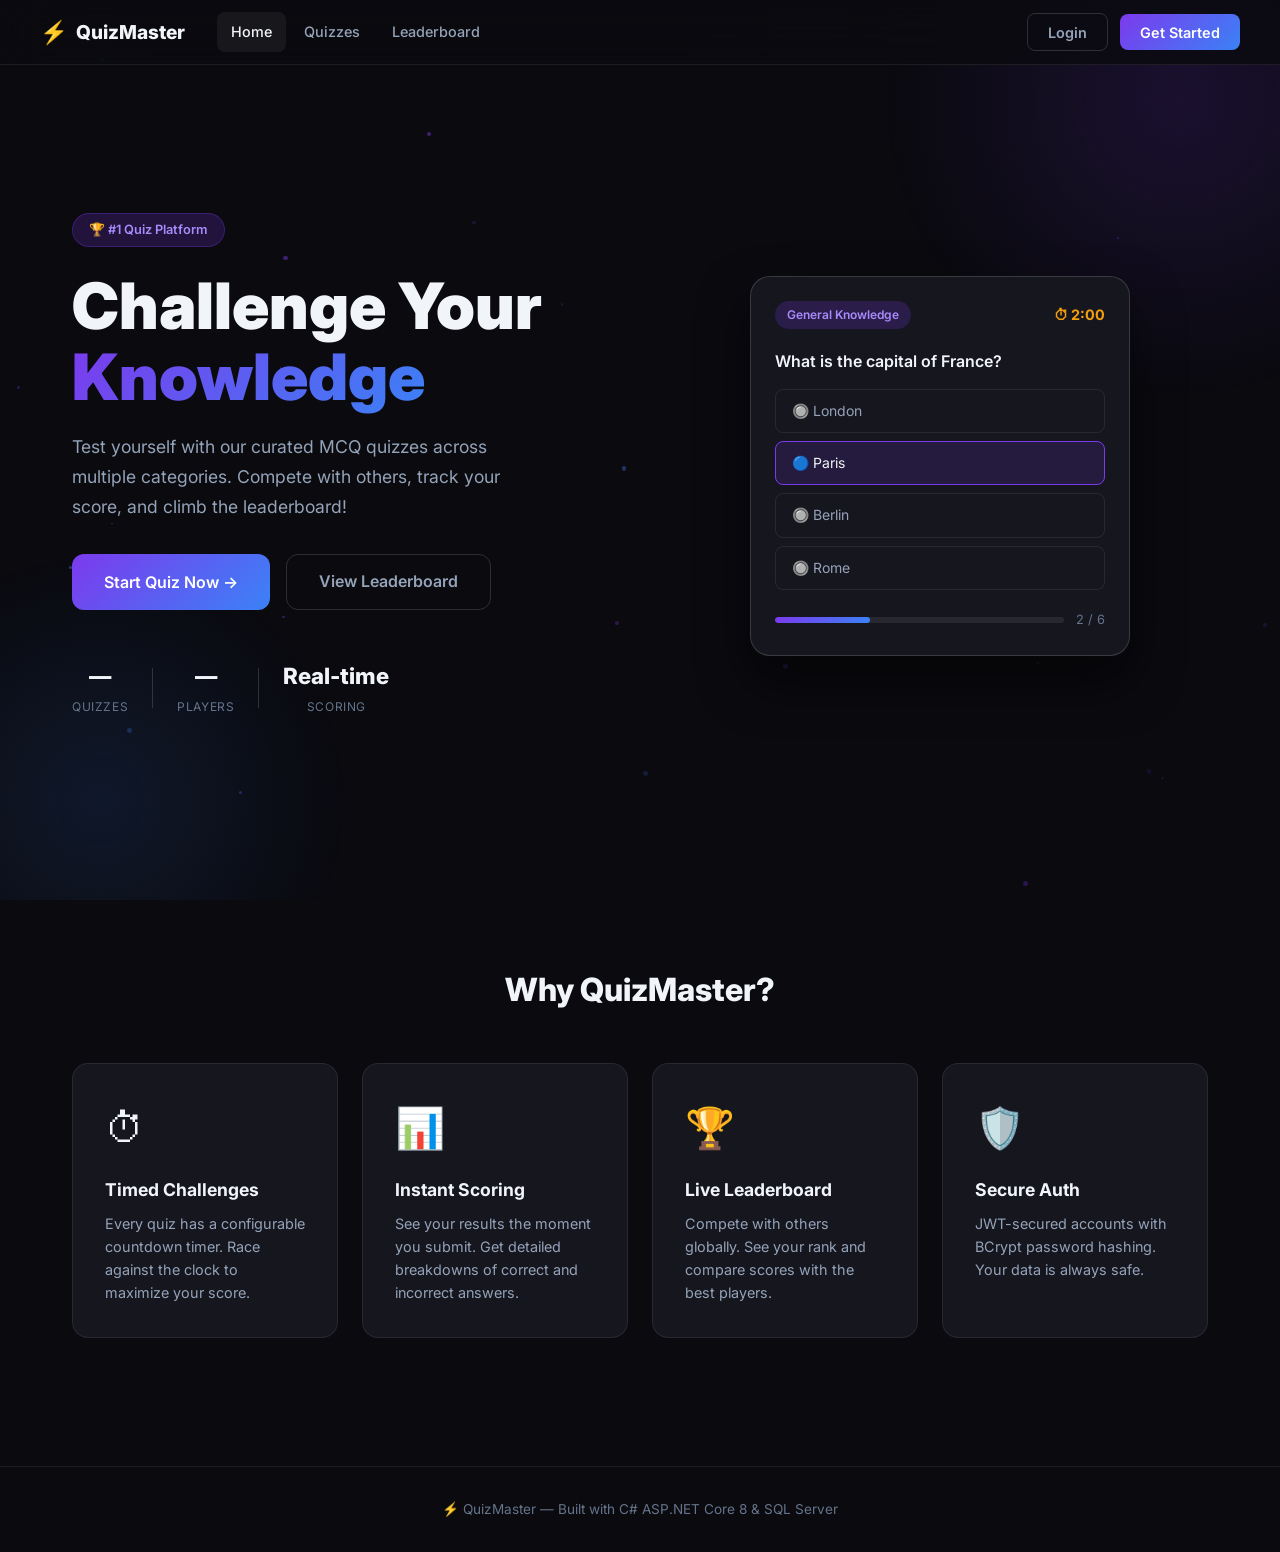
<file: frontend/index.html>
<!DOCTYPE html>
<html lang="en">
<head>
  <meta charset="UTF-8" />
  <meta name="viewport" content="width=device-width, initial-scale=1.0" />
  <title>QuizMaster — Online Quiz Platform</title>
  <meta name="description" content="Test your knowledge with QuizMaster — a dynamic MCQ quiz platform with real-time scoring and leaderboards." />
  <link rel="preconnect" href="https://fonts.googleapis.com" />
  <link href="https://fonts.googleapis.com/css2?family=Inter:wght@300;400;500;600;700;800;900&display=swap" rel="stylesheet" />
  <link rel="stylesheet" href="css/style.css" />
</head>
<body>
  <!-- Animated background -->
  <div class="bg-particles" id="bgParticles"></div>

  <!-- Nav -->
  <nav class="navbar" id="navbar">
    <div class="nav-inner">
      <a href="index.html" class="nav-logo">
        <span class="logo-icon">⚡</span>
        <span>QuizMaster</span>
      </a>
      <div class="nav-links" id="navLinks">
        <a href="index.html" class="nav-link active">Home</a>
        <a href="quizzes.html" class="nav-link">Quizzes</a>
        <a href="leaderboard.html" class="nav-link">Leaderboard</a>
        <span id="navAdminLink" style="display:none">
          <a href="admin.html" class="nav-link">Admin</a>
        </span>
      </div>
      <div class="nav-auth" id="navAuth">
        <button class="btn btn-ghost" id="navLoginBtn" onclick="showAuthModal('login')">Login</button>
        <button class="btn btn-primary" id="navRegisterBtn" onclick="showAuthModal('register')">Get Started</button>
        <div class="nav-user" id="navUser" style="display:none">
          <span class="user-greeting">👋 <span id="navUsername"></span></span>
          <button class="btn btn-ghost" onclick="logout()">Logout</button>
        </div>
      </div>
    </div>
  </nav>

  <!-- Hero Section -->
  <section class="hero" id="heroSection">
    <div class="hero-content">
      <div class="hero-badge">🏆 #1 Quiz Platform</div>
      <h1 class="hero-title">
        Challenge Your<br/>
        <span class="gradient-text">Knowledge</span>
      </h1>
      <p class="hero-subtitle">
        Test yourself with our curated MCQ quizzes across multiple categories.
        Compete with others, track your score, and climb the leaderboard!
      </p>
      <div class="hero-actions">
        <button class="btn btn-primary btn-lg" id="heroStartBtn" onclick="handleHeroStart()">
          Start Quiz Now →
        </button>
        <a href="leaderboard.html" class="btn btn-ghost btn-lg">View Leaderboard</a>
      </div>
      <div class="hero-stats">
        <div class="stat-item">
          <span class="stat-num" id="statQuizzes">—</span>
          <span class="stat-label">Quizzes</span>
        </div>
        <div class="stat-divider"></div>
        <div class="stat-item">
          <span class="stat-num" id="statPlayers">—</span>
          <span class="stat-label">Players</span>
        </div>
        <div class="stat-divider"></div>
        <div class="stat-item">
          <span class="stat-num">Real-time</span>
          <span class="stat-label">Scoring</span>
        </div>
      </div>
    </div>
    <div class="hero-visual">
      <div class="quiz-card-preview">
        <div class="qcp-header">
          <span class="qcp-badge">General Knowledge</span>
          <span class="qcp-timer">⏱ 2:00</span>
        </div>
        <div class="qcp-question">What is the capital of France?</div>
        <div class="qcp-options">
          <div class="qcp-option">🔘 London</div>
          <div class="qcp-option selected">🔵 Paris</div>
          <div class="qcp-option">🔘 Berlin</div>
          <div class="qcp-option">🔘 Rome</div>
        </div>
        <div class="qcp-progress">
          <div class="qcp-bar"><div class="qcp-bar-fill" style="width:33%"></div></div>
          <span>2 / 6</span>
        </div>
      </div>
    </div>
  </section>

  <!-- Features Section -->
  <section class="features-section">
    <h2 class="section-title">Why QuizMaster?</h2>
    <div class="features-grid">
      <div class="feature-card">
        <div class="feature-icon">⏱</div>
        <h3>Timed Challenges</h3>
        <p>Every quiz has a configurable countdown timer. Race against the clock to maximize your score.</p>
      </div>
      <div class="feature-card">
        <div class="feature-icon">📊</div>
        <h3>Instant Scoring</h3>
        <p>See your results the moment you submit. Get detailed breakdowns of correct and incorrect answers.</p>
      </div>
      <div class="feature-card">
        <div class="feature-icon">🏆</div>
        <h3>Live Leaderboard</h3>
        <p>Compete with others globally. See your rank and compare scores with the best players.</p>
      </div>
      <div class="feature-card">
        <div class="feature-icon">🛡️</div>
        <h3>Secure Auth</h3>
        <p>JWT-secured accounts with BCrypt password hashing. Your data is always safe.</p>
      </div>
    </div>
  </section>

  <!-- Auth Modal -->
  <div class="modal-overlay" id="authModal">
    <div class="modal" id="authModalBox">
      <button class="modal-close" onclick="closeAuthModal()">✕</button>

      <!-- Login Form -->
      <div id="loginForm">
        <div class="modal-header">
          <div class="modal-icon">🔐</div>
          <h2>Welcome Back</h2>
          <p>Sign in to continue your quiz journey</p>
        </div>
        <form onsubmit="handleLogin(event)">
          <div class="form-group">
            <label>Email Address</label>
            <input type="email" id="loginEmail" placeholder="you@example.com" required />
          </div>
          <div class="form-group">
            <label>Password</label>
            <input type="password" id="loginPassword" placeholder="••••••••" required />
          </div>
          <div class="form-error" id="loginError"></div>
          <button type="submit" class="btn btn-primary btn-full" id="loginSubmitBtn">Sign In</button>
        </form>
        <p class="modal-switch">Don't have an account? <a onclick="switchAuthForm('register')">Register free →</a></p>
      </div>

      <!-- Register Form -->
      <div id="registerForm" style="display:none">
        <div class="modal-header">
          <div class="modal-icon">🚀</div>
          <h2>Create Account</h2>
          <p>Join thousands of quiz enthusiasts</p>
        </div>
        <form onsubmit="handleRegister(event)">
          <div class="form-group">
            <label>Username</label>
            <input type="text" id="regUsername" placeholder="cooluser123" required minlength="3" />
          </div>
          <div class="form-group">
            <label>Email Address</label>
            <input type="email" id="regEmail" placeholder="you@example.com" required />
          </div>
          <div class="form-group">
            <label>Password</label>
            <input type="password" id="regPassword" placeholder="Min 6 characters" required minlength="6" />
          </div>
          <div class="form-error" id="registerError"></div>
          <button type="submit" class="btn btn-primary btn-full" id="registerSubmitBtn">Create Account</button>
        </form>
        <p class="modal-switch">Already have an account? <a onclick="switchAuthForm('login')">Sign in →</a></p>
      </div>
    </div>
  </div>

  <footer class="footer">
    <p>⚡ QuizMaster — Built with C# ASP.NET Core 8 & SQL Server</p>
  </footer>

  <script src="js/api.js"></script>
  <script src="js/auth.js"></script>
  <script src="js/main.js"></script>
</body>
</html>
</file>
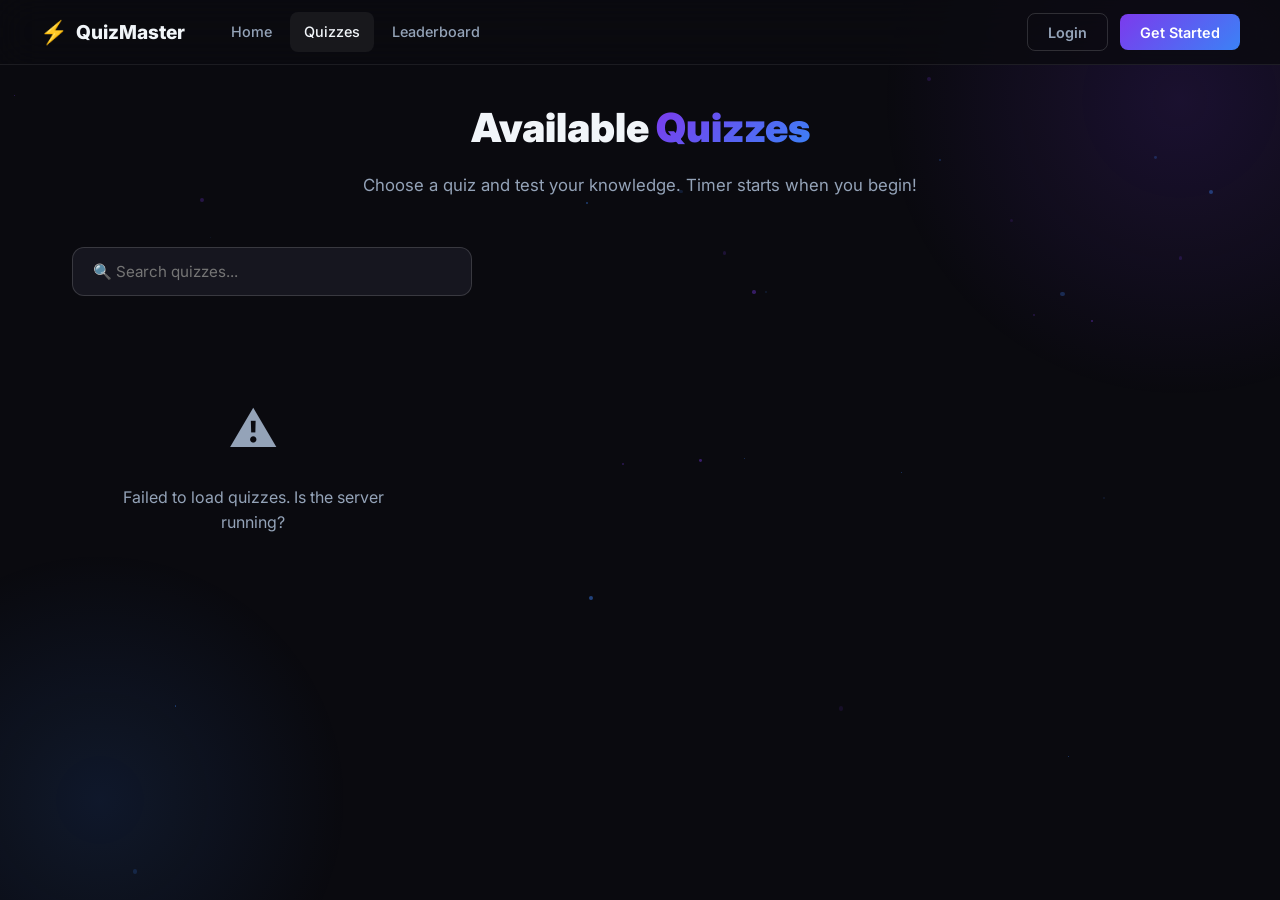
<file: frontend/quiz.html>
<!DOCTYPE html>
<html lang="en">
<head>
  <meta charset="UTF-8" />
  <meta name="viewport" content="width=device-width, initial-scale=1.0" />
  <title>Quiz — QuizMaster</title>
  <meta name="description" content="Take your MCQ quiz on QuizMaster with live timer and instant scoring." />
  <link rel="preconnect" href="https://fonts.googleapis.com" />
  <link href="https://fonts.googleapis.com/css2?family=Inter:wght@300;400;500;600;700;800;900&display=swap" rel="stylesheet" />
  <link rel="stylesheet" href="css/style.css" />
</head>
<body class="quiz-body">
  <!-- Quiz Header -->
  <div class="quiz-header" id="quizHeader">
    <div class="quiz-header-inner">
      <a href="quizzes.html" class="btn btn-ghost btn-sm" id="exitQuizBtn" onclick="return confirmExit()">← Exit</a>
      <div class="quiz-title-bar">
        <h1 id="quizTitleBar">Loading...</h1>
        <span id="questionCounter" class="q-counter">0 / 0</span>
      </div>
      <div class="timer-box" id="timerBox">
        <span class="timer-icon">⏱</span>
        <span id="timerDisplay">00:00</span>
      </div>
    </div>
    <div class="quiz-progress-bar">
      <div class="quiz-progress-fill" id="progressFill" style="width:0%"></div>
    </div>
  </div>

  <!-- Question Area -->
  <main class="quiz-main" id="quizMain">
    <div class="loading-spinner" id="quizLoading">
      <div class="spinner"></div>
      <p>Preparing your quiz...</p>
    </div>

    <div id="questionArea" style="display:none">
      <div class="question-card" id="questionCard">
        <div class="question-meta">
          <span class="question-num" id="questionNum">Question 1</span>
          <span class="question-pts" id="questionPts">1 pt</span>
        </div>
        <div class="question-text" id="questionText"></div>
        <div class="options-grid" id="optionsGrid"></div>
        <div class="question-nav">
          <button class="btn btn-ghost" id="prevBtn" onclick="prevQuestion()">← Prev</button>
          <button class="btn btn-primary" id="nextBtn" onclick="nextQuestion()">Next →</button>
        </div>
      </div>

      <!-- Question palette -->
      <div class="question-palette">
        <div class="palette-title">Questions</div>
        <div class="palette-grid" id="paletteGrid"></div>
        <button class="btn btn-success btn-full" id="submitQuizBtn" onclick="confirmSubmit()">
          Submit Quiz ✓
        </button>
      </div>
    </div>
  </main>

  <!-- Submit Confirmation Modal -->
  <div class="modal-overlay" id="submitModal">
    <div class="modal modal-sm">
      <div class="modal-header">
        <div class="modal-icon">📋</div>
        <h2>Submit Quiz?</h2>
        <p id="submitSummary">Are you sure you want to submit?</p>
      </div>
      <div class="modal-actions">
        <button class="btn btn-ghost" onclick="closeSubmitModal()">Review Answers</button>
        <button class="btn btn-primary" onclick="submitQuiz()">Submit Now</button>
      </div>
    </div>
  </div>

  <script src="js/api.js"></script>
  <script src="js/auth.js"></script>
  <script src="js/quiz.js"></script>
</body>
</html>
</file>
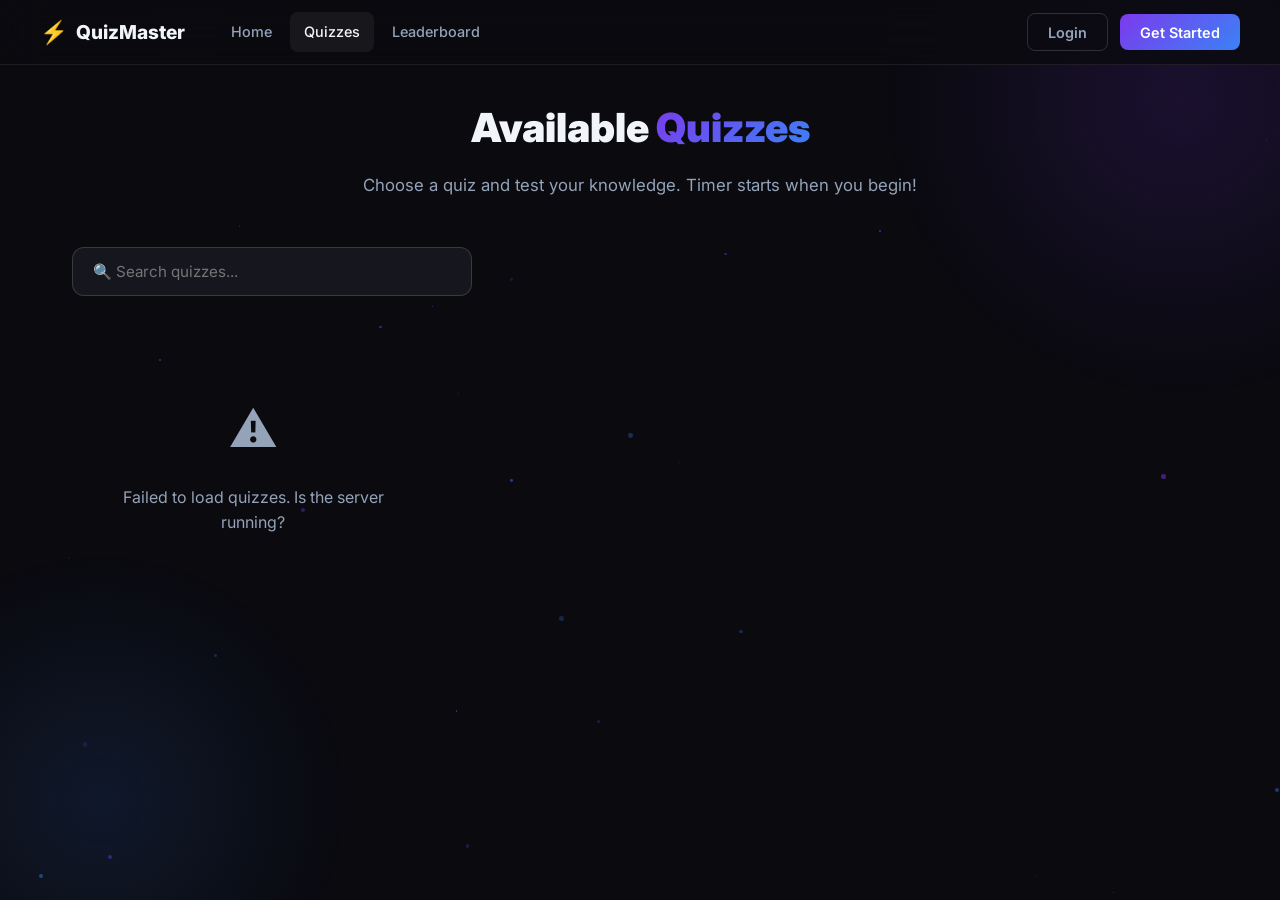
<file: frontend/quizzes.html>
<!DOCTYPE html>
<html lang="en">
<head>
  <meta charset="UTF-8" />
  <meta name="viewport" content="width=device-width, initial-scale=1.0" />
  <title>Quizzes — QuizMaster</title>
  <meta name="description" content="Browse and take MCQ quizzes on QuizMaster." />
  <link rel="preconnect" href="https://fonts.googleapis.com" />
  <link href="https://fonts.googleapis.com/css2?family=Inter:wght@300;400;500;600;700;800;900&display=swap" rel="stylesheet" />
  <link rel="stylesheet" href="css/style.css" />
</head>
<body>
  <div class="bg-particles" id="bgParticles"></div>

  <nav class="navbar" id="navbar">
    <div class="nav-inner">
      <a href="index.html" class="nav-logo"><span class="logo-icon">⚡</span><span>QuizMaster</span></a>
      <div class="nav-links">
        <a href="index.html" class="nav-link">Home</a>
        <a href="quizzes.html" class="nav-link active">Quizzes</a>
        <a href="leaderboard.html" class="nav-link">Leaderboard</a>
        <span id="navAdminLink" style="display:none"><a href="admin.html" class="nav-link">Admin</a></span>
      </div>
      <div class="nav-auth" id="navAuth">
        <button class="btn btn-ghost" id="navLoginBtn" onclick="showAuthModal('login')">Login</button>
        <button class="btn btn-primary" id="navRegisterBtn" onclick="showAuthModal('register')">Get Started</button>
        <div class="nav-user" id="navUser" style="display:none">
          <span class="user-greeting">👋 <span id="navUsername"></span></span>
          <button class="btn btn-ghost" onclick="logout()">Logout</button>
        </div>
      </div>
    </div>
  </nav>

  <main class="page-main">
    <div class="page-header">
      <h1 class="page-title">Available <span class="gradient-text">Quizzes</span></h1>
      <p class="page-subtitle">Choose a quiz and test your knowledge. Timer starts when you begin!</p>
    </div>

    <div class="quiz-filters">
      <input type="text" id="searchInput" class="search-input" placeholder="🔍 Search quizzes..." oninput="filterQuizzes()" />
    </div>

    <div class="quiz-grid" id="quizGrid">
      <div class="loading-spinner">
        <div class="spinner"></div>
        <p>Loading quizzes...</p>
      </div>
    </div>
  </main>

  <!-- Auth Modal (reused) -->
  <div class="modal-overlay" id="authModal">
    <div class="modal" id="authModalBox">
      <button class="modal-close" onclick="closeAuthModal()">✕</button>
      <div id="loginForm">
        <div class="modal-header">
          <div class="modal-icon">🔐</div>
          <h2>Sign In to Play</h2>
          <p>You need an account to take quizzes</p>
        </div>
        <form onsubmit="handleLogin(event)">
          <div class="form-group">
            <label>Email Address</label>
            <input type="email" id="loginEmail" placeholder="you@example.com" required />
          </div>
          <div class="form-group">
            <label>Password</label>
            <input type="password" id="loginPassword" placeholder="••••••••" required />
          </div>
          <div class="form-error" id="loginError"></div>
          <button type="submit" class="btn btn-primary btn-full" id="loginSubmitBtn">Sign In</button>
        </form>
        <p class="modal-switch">Don't have an account? <a onclick="switchAuthForm('register')">Register free →</a></p>
      </div>
      <div id="registerForm" style="display:none">
        <div class="modal-header">
          <div class="modal-icon">🚀</div>
          <h2>Create Account</h2>
          <p>Join thousands of quiz enthusiasts</p>
        </div>
        <form onsubmit="handleRegister(event)">
          <div class="form-group">
            <label>Username</label>
            <input type="text" id="regUsername" placeholder="cooluser123" required minlength="3" />
          </div>
          <div class="form-group">
            <label>Email Address</label>
            <input type="email" id="regEmail" placeholder="you@example.com" required />
          </div>
          <div class="form-group">
            <label>Password</label>
            <input type="password" id="regPassword" placeholder="Min 6 characters" required minlength="6" />
          </div>
          <div class="form-error" id="registerError"></div>
          <button type="submit" class="btn btn-primary btn-full" id="registerSubmitBtn">Create Account</button>
        </form>
        <p class="modal-switch">Already have an account? <a onclick="switchAuthForm('login')">Sign in →</a></p>
      </div>
    </div>
  </div>

  <script src="js/api.js"></script>
  <script src="js/auth.js"></script>
  <script src="js/quizzes.js"></script>
</body>
</html>
</file>
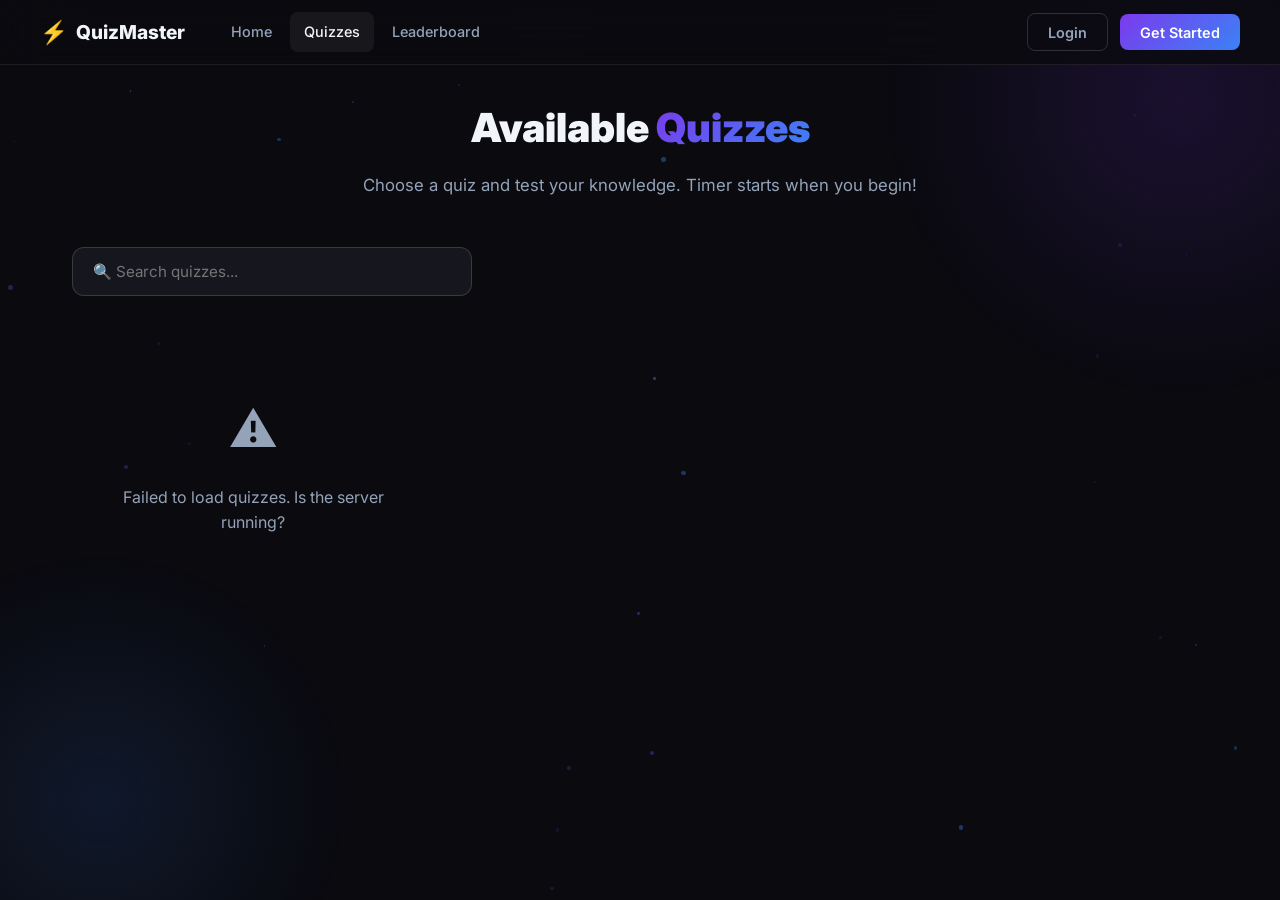
<file: frontend/results.html>
<!DOCTYPE html>
<html lang="en">
<head>
  <meta charset="UTF-8" />
  <meta name="viewport" content="width=device-width, initial-scale=1.0" />
  <title>Results — QuizMaster</title>
  <meta name="description" content="View your quiz results and score breakdown on QuizMaster." />
  <link rel="preconnect" href="https://fonts.googleapis.com" />
  <link href="https://fonts.googleapis.com/css2?family=Inter:wght@300;400;500;600;700;800;900&display=swap" rel="stylesheet" />
  <link rel="stylesheet" href="css/style.css" />
</head>
<body>
  <div class="bg-particles" id="bgParticles"></div>

  <nav class="navbar">
    <div class="nav-inner">
      <a href="index.html" class="nav-logo"><span class="logo-icon">⚡</span><span>QuizMaster</span></a>
      <div class="nav-links">
        <a href="quizzes.html" class="nav-link">Quizzes</a>
        <a href="leaderboard.html" class="nav-link">Leaderboard</a>
      </div>
      <div class="nav-auth" id="navAuth">
        <div class="nav-user" id="navUser">
          <span class="user-greeting">👋 <span id="navUsername"></span></span>
          <button class="btn btn-ghost" onclick="logout()">Logout</button>
        </div>
      </div>
    </div>
  </nav>

  <main class="page-main" id="resultsMain">
    <div class="loading-spinner" id="resultsLoading">
      <div class="spinner"></div>
      <p>Calculating your score...</p>
    </div>

    <div id="resultsContent" style="display:none">
      <!-- Score Card -->
      <div class="score-card" id="scoreCard">
        <div class="score-emoji" id="scoreEmoji">🎉</div>
        <h1 class="score-title" id="scoreTitle">Results</h1>
        <div class="score-circle-wrap">
          <div class="score-circle" id="scoreCircle">
            <svg viewBox="0 0 120 120">
              <circle cx="60" cy="60" r="54" fill="none" stroke="rgba(255,255,255,0.1)" stroke-width="8"/>
              <circle cx="60" cy="60" r="54" fill="none" stroke="url(#scoreGrad)" stroke-width="8"
                stroke-linecap="round" stroke-dasharray="339.3" stroke-dashoffset="339.3"
                id="scoreArc" style="transition: stroke-dashoffset 1.5s ease"/>
              <defs>
                <linearGradient id="scoreGrad" x1="0%" y1="0%" x2="100%" y2="100%">
                  <stop offset="0%" style="stop-color:#a78bfa"/>
                  <stop offset="100%" style="stop-color:#60a5fa"/>
                </linearGradient>
              </defs>
            </svg>
            <div class="score-inner">
              <span class="score-pct" id="scorePct">0%</span>
              <span class="score-label">Score</span>
            </div>
          </div>
        </div>
        <div class="score-stats">
          <div class="score-stat">
            <span class="ss-num" id="ssCorrect">0</span>
            <span class="ss-label">Correct</span>
          </div>
          <div class="score-stat">
            <span class="ss-num" id="ssTotal">0</span>
            <span class="ss-label">Total</span>
          </div>
          <div class="score-stat">
            <span class="ss-num" id="ssTime">0s</span>
            <span class="ss-label">Time</span>
          </div>
        </div>
        <div class="score-actions">
          <a href="quizzes.html" class="btn btn-primary btn-lg">Take Another Quiz</a>
          <a href="leaderboard.html" class="btn btn-ghost btn-lg">View Leaderboard</a>
        </div>
      </div>

      <!-- Answer Review -->
      <div class="review-section">
        <h2 class="section-title">Answer Review</h2>
        <div id="reviewList"></div>
      </div>
    </div>
  </main>

  <script src="js/api.js"></script>
  <script src="js/auth.js"></script>
  <script src="js/results.js"></script>
</body>
</html>
</file>
<file: frontend/css/style.css>
/* ── Reset & Base ── */
*,*::before,*::after{box-sizing:border-box;margin:0;padding:0}
:root{
  --bg:#0a0a0f;--bg2:#111118;--card:#16161f;--card2:#1e1e2a;
  --border:rgba(255,255,255,0.08);--border2:rgba(255,255,255,0.15);
  --primary:#7c3aed;--primary2:#6d28d9;--accent:#3b82f6;
  --success:#10b981;--danger:#ef4444;--warn:#f59e0b;
  --text:#f1f5f9;--text2:#94a3b8;--text3:#64748b;
  --grad:linear-gradient(135deg,#7c3aed,#3b82f6);
  --shadow:0 25px 50px rgba(0,0,0,0.5);
  --radius:16px;--radius-sm:8px;
}
html{scroll-behavior:smooth}
body{font-family:'Inter',sans-serif;background:var(--bg);color:var(--text);min-height:100vh;line-height:1.6;overflow-x:hidden}

/* ── Background Particles ── */
.bg-particles{position:fixed;inset:0;pointer-events:none;z-index:0;overflow:hidden}
.bg-particles::before{content:'';position:absolute;width:600px;height:600px;background:radial-gradient(circle,rgba(124,58,237,0.15),transparent 70%);top:-200px;right:-200px;animation:float1 8s ease-in-out infinite}
.bg-particles::after{content:'';position:absolute;width:500px;height:500px;background:radial-gradient(circle,rgba(59,130,246,0.12),transparent 70%);bottom:-150px;left:-150px;animation:float2 10s ease-in-out infinite}
@keyframes float1{0%,100%{transform:translate(0,0)}50%{transform:translate(-40px,40px)}}
@keyframes float2{0%,100%{transform:translate(0,0)}50%{transform:translate(40px,-30px)}}

/* ── Navbar ── */
.navbar{position:fixed;top:0;left:0;right:0;z-index:100;backdrop-filter:blur(20px);background:rgba(10,10,15,0.8);border-bottom:1px solid var(--border);padding:0 1.5rem}
.nav-inner{max-width:1200px;margin:0 auto;display:flex;align-items:center;gap:2rem;height:64px}
.nav-logo{display:flex;align-items:center;gap:.5rem;font-size:1.2rem;font-weight:800;color:var(--text);text-decoration:none}
.logo-icon{font-size:1.4rem}
.nav-links{display:flex;gap:0.25rem;flex:1}
.nav-link{color:var(--text2);text-decoration:none;padding:.5rem .875rem;border-radius:var(--radius-sm);font-size:.9rem;font-weight:500;transition:.2s}
.nav-link:hover,.nav-link.active{color:var(--text);background:rgba(255,255,255,0.06)}
.nav-auth{display:flex;align-items:center;gap:.75rem;margin-left:auto}
.nav-user{display:flex;align-items:center;gap:.75rem}
.user-greeting{font-size:.9rem;color:var(--text2)}

/* ── Buttons ── */
.btn{display:inline-flex;align-items:center;justify-content:center;gap:.5rem;padding:.6rem 1.25rem;border-radius:var(--radius-sm);font-family:inherit;font-size:.9rem;font-weight:600;cursor:pointer;border:none;transition:.2s;text-decoration:none;white-space:nowrap}
.btn-primary{background:var(--grad);color:#fff}
.btn-primary:hover{opacity:.88;transform:translateY(-1px)}
.btn-ghost{background:transparent;color:var(--text2);border:1px solid var(--border2)}
.btn-ghost:hover{color:var(--text);border-color:rgba(255,255,255,0.3);background:rgba(255,255,255,0.05)}
.btn-success{background:var(--success);color:#fff}
.btn-success:hover{opacity:.88}
.btn-lg{padding:.875rem 2rem;font-size:1rem;border-radius:12px}
.btn-sm{padding:.375rem .75rem;font-size:.8rem}
.btn-full{width:100%}
.gradient-text{background:var(--grad);-webkit-background-clip:text;-webkit-text-fill-color:transparent;background-clip:text}

/* ── Hero ── */
.hero{min-height:100vh;display:grid;grid-template-columns:1fr 1fr;align-items:center;gap:4rem;max-width:1200px;margin:0 auto;padding:6rem 2rem 4rem;position:relative;z-index:1}
.hero-badge{display:inline-block;background:rgba(124,58,237,0.2);color:#a78bfa;border:1px solid rgba(124,58,237,0.3);padding:.375rem 1rem;border-radius:100px;font-size:.8rem;font-weight:600;margin-bottom:1.5rem}
.hero-title{font-size:clamp(2.5rem,5vw,4rem);font-weight:900;line-height:1.1;margin-bottom:1.25rem}
.hero-subtitle{font-size:1.1rem;color:var(--text2);max-width:480px;margin-bottom:2rem;line-height:1.7}
.hero-actions{display:flex;gap:1rem;flex-wrap:wrap;margin-bottom:3rem}
.hero-stats{display:flex;align-items:center;gap:1.5rem}
.stat-item{text-align:center}
.stat-num{display:block;font-size:1.4rem;font-weight:800;color:var(--text)}
.stat-label{font-size:.75rem;color:var(--text3);text-transform:uppercase;letter-spacing:.05em}
.stat-divider{width:1px;height:40px;background:var(--border2)}

/* ── Hero Visual ── */
.hero-visual{display:flex;justify-content:center}
.quiz-card-preview{background:var(--card);border:1px solid var(--border2);border-radius:20px;padding:1.5rem;width:100%;max-width:380px;box-shadow:var(--shadow);animation:cardFloat 6s ease-in-out infinite}
@keyframes cardFloat{0%,100%{transform:translateY(0)}50%{transform:translateY(-12px)}}
.qcp-header{display:flex;justify-content:space-between;align-items:center;margin-bottom:1.25rem}
.qcp-badge{background:rgba(124,58,237,0.2);color:#a78bfa;padding:.25rem .75rem;border-radius:100px;font-size:.75rem;font-weight:600}
.qcp-timer{color:var(--warn);font-weight:700;font-size:.9rem}
.qcp-question{font-size:1rem;font-weight:600;margin-bottom:1rem;line-height:1.5}
.qcp-options{display:flex;flex-direction:column;gap:.5rem;margin-bottom:1.25rem}
.qcp-option{padding:.625rem 1rem;border-radius:var(--radius-sm);border:1px solid var(--border);color:var(--text2);font-size:.875rem;transition:.2s}
.qcp-option.selected{border-color:#7c3aed;background:rgba(124,58,237,0.15);color:var(--text)}
.qcp-bar{height:6px;background:var(--border);border-radius:100px;overflow:hidden;flex:1}
.qcp-bar-fill{height:100%;background:var(--grad);border-radius:100px}
.qcp-progress{display:flex;align-items:center;gap:.75rem;font-size:.8rem;color:var(--text3)}

/* ── Features ── */
.features-section{max-width:1200px;margin:0 auto;padding:4rem 2rem;position:relative;z-index:1}
.section-title{font-size:2rem;font-weight:800;text-align:center;margin-bottom:3rem}
.features-grid{display:grid;grid-template-columns:repeat(auto-fit,minmax(240px,1fr));gap:1.5rem}
.feature-card{background:var(--card);border:1px solid var(--border);border-radius:var(--radius);padding:2rem;transition:.3s}
.feature-card:hover{border-color:var(--border2);transform:translateY(-4px);box-shadow:0 20px 40px rgba(0,0,0,0.3)}
.feature-icon{font-size:2.5rem;margin-bottom:1rem}
.feature-card h3{font-size:1.1rem;font-weight:700;margin-bottom:.5rem}
.feature-card p{color:var(--text2);font-size:.9rem;line-height:1.6}

/* ── Modal ── */
.modal-overlay{position:fixed;inset:0;background:rgba(0,0,0,0.7);backdrop-filter:blur(8px);z-index:200;display:none;align-items:center;justify-content:center;padding:1rem}
.modal-overlay.open{display:flex}
.modal{background:var(--card);border:1px solid var(--border2);border-radius:24px;padding:2.5rem;width:100%;max-width:440px;position:relative;animation:modalIn .25s ease}
.modal-sm{max-width:360px}
@keyframes modalIn{from{opacity:0;transform:scale(.95)}to{opacity:1;transform:scale(1)}}
.modal-close{position:absolute;top:1rem;right:1rem;background:rgba(255,255,255,0.06);border:none;color:var(--text2);width:32px;height:32px;border-radius:50%;cursor:pointer;font-size:.9rem;transition:.2s}
.modal-close:hover{background:rgba(255,255,255,0.12);color:var(--text)}
.modal-header{text-align:center;margin-bottom:1.75rem}
.modal-icon{font-size:2.5rem;margin-bottom:.75rem}
.modal-header h2{font-size:1.5rem;font-weight:800;margin-bottom:.375rem}
.modal-header p{color:var(--text2);font-size:.9rem}
.modal-actions{display:flex;gap:1rem;margin-top:1.5rem}
.modal-actions .btn{flex:1}
.modal-switch{text-align:center;color:var(--text3);font-size:.875rem;margin-top:1.25rem}
.modal-switch a{color:#a78bfa;cursor:pointer;text-decoration:underline}

/* ── Forms ── */
.form-group{margin-bottom:1.25rem}
.form-group label{display:block;font-size:.85rem;font-weight:600;color:var(--text2);margin-bottom:.5rem}
.form-group input,.form-group textarea,.form-group select{width:100%;background:rgba(255,255,255,0.04);border:1px solid var(--border2);border-radius:var(--radius-sm);padding:.75rem 1rem;color:var(--text);font-family:inherit;font-size:.9rem;transition:.2s;outline:none}
.form-group input:focus,.form-group textarea:focus,.form-group select:focus{border-color:#7c3aed;background:rgba(124,58,237,0.06)}
.form-group select option{background:var(--card)}
.form-error{color:var(--danger);font-size:.85rem;min-height:1rem;margin-bottom:.75rem}
.form-row{display:grid;grid-template-columns:1fr 1fr;gap:1rem}

/* ── Page Layout ── */
.page-main{max-width:1200px;margin:0 auto;padding:6rem 2rem 4rem;position:relative;z-index:1}
.page-header{text-align:center;margin-bottom:3rem}
.page-title{font-size:2.5rem;font-weight:900;margin-bottom:.75rem}
.page-subtitle{color:var(--text2);font-size:1.05rem}

/* ── Quiz Cards ── */
.quiz-filters{margin-bottom:2rem}
.search-input{width:100%;max-width:400px;background:var(--card);border:1px solid var(--border2);border-radius:12px;padding:.875rem 1.25rem;color:var(--text);font-family:inherit;font-size:.95rem;outline:none;transition:.2s}
.search-input:focus{border-color:#7c3aed}
.quiz-grid{display:grid;grid-template-columns:repeat(auto-fill,minmax(300px,1fr));gap:1.5rem}
.quiz-card{background:var(--card);border:1px solid var(--border);border-radius:var(--radius);padding:1.75rem;display:flex;flex-direction:column;gap:1rem;transition:.3s;cursor:pointer}
.quiz-card:hover{border-color:var(--border2);transform:translateY(-4px);box-shadow:0 20px 40px rgba(0,0,0,0.3)}
.qc-category{display:inline-block;background:rgba(124,58,237,0.15);color:#a78bfa;padding:.2rem .7rem;border-radius:100px;font-size:.75rem;font-weight:600}
.qc-title{font-size:1.15rem;font-weight:700}
.qc-desc{color:var(--text2);font-size:.875rem;line-height:1.6}
.qc-meta{display:flex;gap:1rem;margin-top:auto}
.qc-meta-item{display:flex;align-items:center;gap:.35rem;font-size:.8rem;color:var(--text3)}

/* ── Loading / Empty ── */
.loading-spinner{display:flex;flex-direction:column;align-items:center;justify-content:center;padding:4rem;gap:1rem;color:var(--text2)}
.spinner{width:44px;height:44px;border:3px solid var(--border);border-top-color:#7c3aed;border-radius:50%;animation:spin .8s linear infinite}
@keyframes spin{to{transform:rotate(360deg)}}
.empty-state{text-align:center;padding:4rem 2rem;color:var(--text2)}
.empty-icon{font-size:3rem;margin-bottom:1rem}

/* ── Quiz Page ── */
.quiz-body{background:var(--bg);padding-top:0}
.quiz-header{position:fixed;top:0;left:0;right:0;z-index:100;background:rgba(10,10,15,0.95);backdrop-filter:blur(20px);border-bottom:1px solid var(--border)}
.quiz-header-inner{max-width:1200px;margin:0 auto;display:flex;align-items:center;gap:1.5rem;padding:.875rem 1.5rem}
.quiz-title-bar{flex:1;display:flex;align-items:center;gap:1rem}
.quiz-title-bar h1{font-size:1.05rem;font-weight:700;margin:0}
.q-counter{color:var(--text3);font-size:.85rem}
.timer-box{display:flex;align-items:center;gap:.5rem;background:rgba(245,158,11,0.1);border:1px solid rgba(245,158,11,0.3);padding:.5rem 1rem;border-radius:var(--radius-sm);font-weight:700;color:var(--warn);font-size:1rem;font-variant-numeric:tabular-nums;min-width:90px}
.timer-box.urgent{background:rgba(239,68,68,0.15);border-color:rgba(239,68,68,0.4);color:var(--danger);animation:pulse .5s ease-in-out infinite}
@keyframes pulse{0%,100%{opacity:1}50%{opacity:.6}}
.quiz-progress-bar{height:3px;background:var(--border)}
.quiz-progress-fill{height:100%;background:var(--grad);transition:width .4s ease}
.quiz-main{max-width:1100px;margin:0 auto;padding:6rem 1.5rem 3rem;display:flex;gap:1.5rem;align-items:flex-start}
.question-card{flex:1;background:var(--card);border:1px solid var(--border);border-radius:var(--radius);padding:2rem}
.question-meta{display:flex;justify-content:space-between;align-items:center;margin-bottom:1.5rem}
.question-num{font-size:.85rem;font-weight:600;color:var(--text3);text-transform:uppercase;letter-spacing:.05em}
.question-pts{background:rgba(16,185,129,0.15);color:var(--success);padding:.2rem .6rem;border-radius:100px;font-size:.75rem;font-weight:700}
.question-text{font-size:1.15rem;font-weight:600;margin-bottom:1.75rem;line-height:1.5}
.options-grid{display:flex;flex-direction:column;gap:.75rem;margin-bottom:2rem}
.option-btn{background:rgba(255,255,255,0.03);border:1px solid var(--border);border-radius:12px;padding:1rem 1.25rem;color:var(--text);font-family:inherit;font-size:.95rem;cursor:pointer;text-align:left;transition:.2s;display:flex;align-items:center;gap:.875rem}
.option-btn:hover{border-color:var(--border2);background:rgba(255,255,255,0.06)}
.option-btn.selected{border-color:#7c3aed;background:rgba(124,58,237,0.15);color:var(--text)}
.option-letter{width:28px;height:28px;border-radius:50%;background:var(--border);display:flex;align-items:center;justify-content:center;font-size:.8rem;font-weight:700;flex-shrink:0}
.option-btn.selected .option-letter{background:#7c3aed;color:#fff}
.question-nav{display:flex;justify-content:space-between}
.question-palette{width:220px;flex-shrink:0;background:var(--card);border:1px solid var(--border);border-radius:var(--radius);padding:1.25rem;position:sticky;top:80px}
.palette-title{font-size:.8rem;font-weight:700;color:var(--text3);text-transform:uppercase;letter-spacing:.08em;margin-bottom:.875rem}
.palette-grid{display:grid;grid-template-columns:repeat(5,1fr);gap:.375rem;margin-bottom:1.25rem}
.palette-btn{width:36px;height:36px;border-radius:8px;border:1px solid var(--border);background:transparent;color:var(--text2);font-size:.8rem;font-weight:600;cursor:pointer;transition:.2s}
.palette-btn:hover{border-color:var(--border2)}
.palette-btn.answered{background:rgba(16,185,129,0.2);border-color:var(--success);color:var(--success)}
.palette-btn.current{background:rgba(124,58,237,0.3);border-color:#7c3aed;color:#fff}

/* ── Results Page ── */
.score-card{background:var(--card);border:1px solid var(--border2);border-radius:24px;padding:3rem 2rem;text-align:center;max-width:600px;margin:0 auto 3rem}
.score-emoji{font-size:3rem;margin-bottom:.5rem}
.score-title{font-size:1.5rem;font-weight:800;margin-bottom:2rem;color:var(--text2)}
.score-circle-wrap{display:flex;justify-content:center;margin-bottom:2rem}
.score-circle{position:relative;width:160px;height:160px}
.score-circle svg{width:100%;height:100%;transform:rotate(-90deg)}
.score-inner{position:absolute;inset:0;display:flex;flex-direction:column;align-items:center;justify-content:center}
.score-pct{font-size:2.25rem;font-weight:900}
.score-label{font-size:.75rem;color:var(--text3);font-weight:600;letter-spacing:.08em;text-transform:uppercase}
.score-stats{display:flex;justify-content:center;gap:2rem;margin-bottom:2.5rem}
.score-stat{text-align:center}
.ss-num{display:block;font-size:1.75rem;font-weight:800}
.ss-label{font-size:.75rem;color:var(--text3);text-transform:uppercase;letter-spacing:.05em}
.score-actions{display:flex;gap:1rem;justify-content:center;flex-wrap:wrap}
.review-section{max-width:800px;margin:0 auto}
.review-item{background:var(--card);border-radius:var(--radius);padding:1.5rem;margin-bottom:1rem;border-left:4px solid var(--border)}
.review-item.correct{border-left-color:var(--success)}
.review-item.wrong{border-left-color:var(--danger)}
.review-q{font-weight:600;margin-bottom:.75rem}
.review-options{display:flex;flex-direction:column;gap:.375rem}
.review-opt{padding:.5rem .875rem;border-radius:8px;font-size:.875rem;border:1px solid var(--border)}
.review-opt.correct-ans{background:rgba(16,185,129,0.15);border-color:var(--success);color:var(--success)}
.review-opt.wrong-ans{background:rgba(239,68,68,0.1);border-color:var(--danger);color:var(--danger)}

/* ── Leaderboard ── */
.podium-section{max-width:600px;margin:0 auto 3rem}
.podium{display:flex;align-items:flex-end;justify-content:center;gap:1rem}
.podium-item{text-align:center;flex:1}
.podium-rank{font-size:1.5rem;margin-bottom:.25rem}
.podium-name{font-size:.85rem;font-weight:700;white-space:nowrap;overflow:hidden;text-overflow:ellipsis}
.podium-score{font-size:.8rem;color:var(--text3)}
.podium-block{border-radius:12px 12px 0 0;display:flex;flex-direction:column;align-items:center;justify-content:flex-end;padding:1rem .5rem}
.podium-1 .podium-block{height:120px;background:linear-gradient(180deg,rgba(245,158,11,0.3),rgba(245,158,11,0.1));border:1px solid rgba(245,158,11,0.4)}
.podium-2 .podium-block{height:90px;background:linear-gradient(180deg,rgba(148,163,184,0.2),rgba(148,163,184,0.05));border:1px solid rgba(148,163,184,0.3)}
.podium-3 .podium-block{height:70px;background:linear-gradient(180deg,rgba(180,120,60,0.2),rgba(180,120,60,0.05));border:1px solid rgba(180,120,60,0.3)}
.leaderboard-card{background:var(--card);border:1px solid var(--border);border-radius:var(--radius);overflow:hidden}
.lb-header{display:flex;align-items:center;justify-content:space-between;padding:1.25rem 1.5rem;border-bottom:1px solid var(--border);font-weight:700}
.lb-table{width:100%;border-collapse:collapse}
.lb-table th{padding:.875rem 1.25rem;text-align:left;font-size:.78rem;color:var(--text3);text-transform:uppercase;letter-spacing:.06em;font-weight:600;background:rgba(255,255,255,0.02)}
.lb-table td{padding:.875rem 1.25rem;border-top:1px solid var(--border);font-size:.9rem}
.lb-table tr:hover td{background:rgba(255,255,255,0.02)}
.rank-badge{width:28px;height:28px;border-radius:50%;display:inline-flex;align-items:center;justify-content:center;font-size:.75rem;font-weight:800;background:var(--card2)}
.rank-1{background:rgba(245,158,11,0.25);color:#f59e0b}
.rank-2{background:rgba(148,163,184,0.2);color:#94a3b8}
.rank-3{background:rgba(180,120,60,0.2);color:#b47c3c}
.pct-bar-wrap{width:80px;height:6px;background:var(--border);border-radius:100px;overflow:hidden;display:inline-block;vertical-align:middle;margin-left:.5rem}
.pct-bar-fill{height:100%;background:var(--grad);border-radius:100px}

/* ── Footer ── */
.footer{text-align:center;padding:2rem;color:var(--text3);font-size:.85rem;position:relative;z-index:1;border-top:1px solid var(--border);margin-top:4rem}

/* ── Responsive ── */
@media(max-width:900px){
  .hero{grid-template-columns:1fr;text-align:center;padding-top:5rem}
  .hero-visual{display:none}
  .hero-actions{justify-content:center}
  .hero-stats{justify-content:center}
  .quiz-main{flex-direction:column}
  .question-palette{width:100%;position:static}
  .palette-grid{grid-template-columns:repeat(10,1fr)}
}
@media(max-width:600px){
  .nav-links{display:none}
  .form-row{grid-template-columns:1fr}
}
</file>
